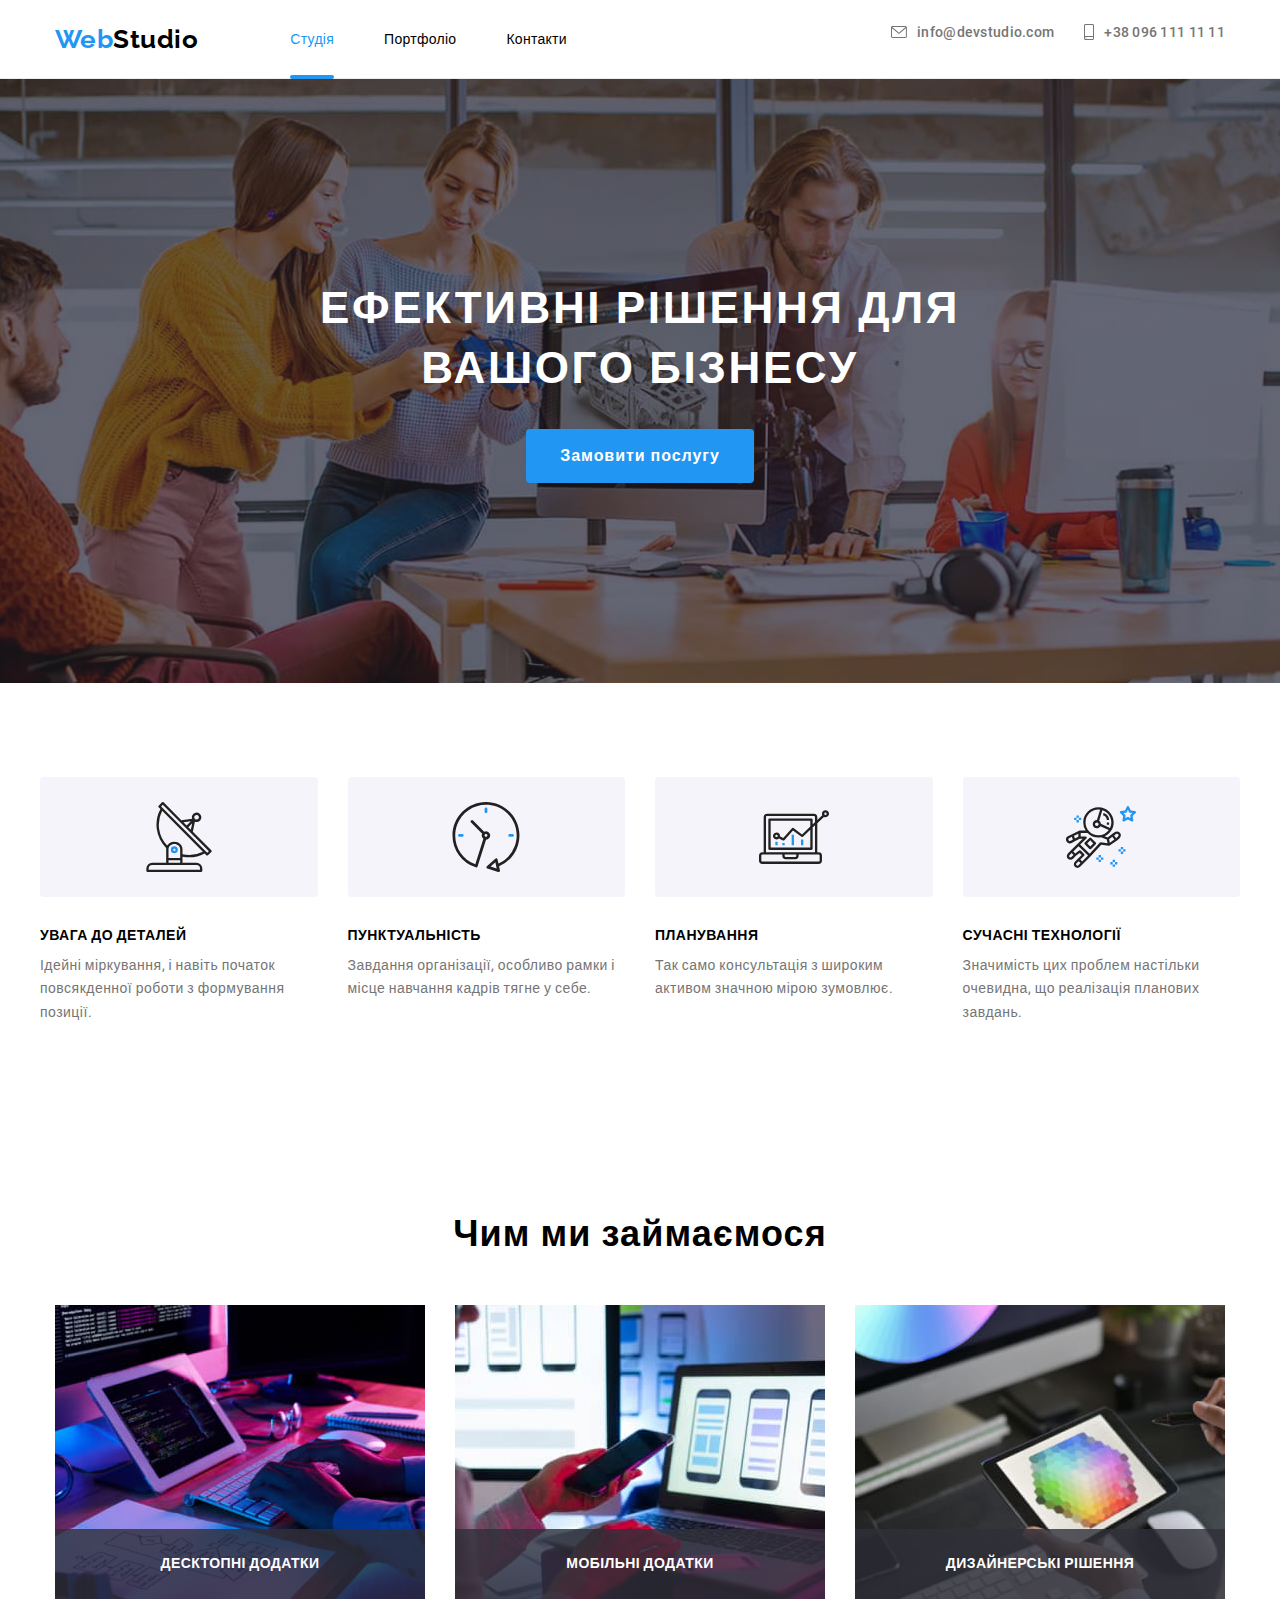
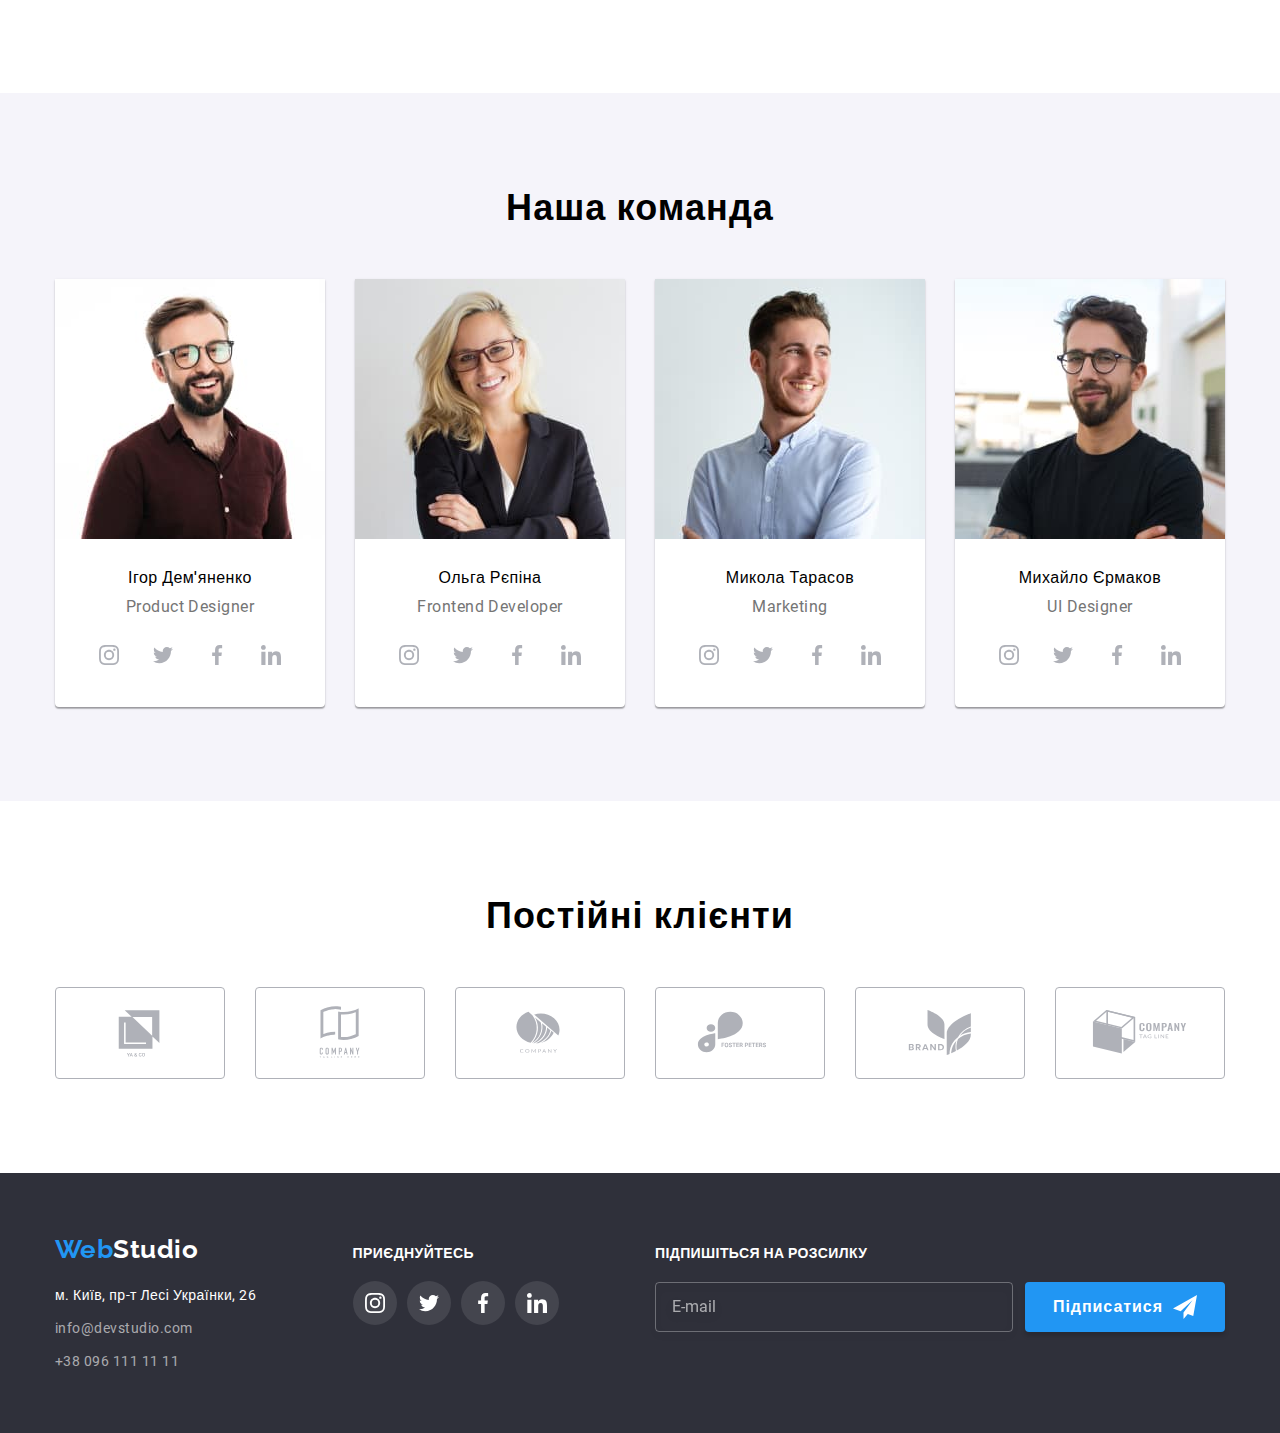
<file: index.html>
<!DOCTYPE html>
<html lang="uk">
<head>
    <meta charset="UTF-8">
    <meta http-equiv="X-UA-Compatible" content="IE=edge">
    <meta name="viewport" content="width=device-width, initial-scale=1.0">
    <title>Студія</title>
    <link rel="stylesheet" href="https://cdnjs.cloudflare.com/ajax/libs/modern-normalize/1.1.0/modern-normalize.min.css">
    <meta name="viewport" content="width=device-width, initial-scale=1.0">
     <!--   <link rel="preconnect" href="https://fonts.googleapis.com">
        <link rel="preconnect" href="https://fonts.gstatic.com" crossorigin>
        <link href="https://fonts.googleapis.com/css2?family=Raleway:wght@700&family=Roboto:wght@400;500;700;900&display=swap"
            rel="stylesheet">-->
    <link rel="stylesheet" href="./css/main.min.css">
</head>
<body>
    <header class="page-header">
<div class="container">
            <nav class="nav-container">
                <a href="./index.html" class="logo"><span class="logo__1half">Web</span><span class="logo__2half">Studio</span></a>
                <div class="mobile-menu">
                    <button type="button" class="mobile-menu__open js-open-menu">
                    <svg class="mobile-menu__icon" width="40px" height="40px">
                    <use href="./images/icons.svg#icon-menu_40px"></use>
                </svg>
                </div>
                <ul class="nav-list">   
                    <li>
                        <a href="./index.html" class="nav-list__link nav-list__link--current">Студія</a>
                    </li>
                    <li>
                        <a href="./portfolio.html" class="nav-list__link">Портфоліо</a>
                    </li>
                    <li>
                        <a href="#" class="nav-list__link">Контакти</a>
                    </li>
                </ul>
            </nav>
            <ul class="header-contacts">
                <li class="header-contacts__item">
                    <a href="mailto:info@devstudio.com" class="header-contacts__mail-link">
                        <svg class="header-contacts__mail-icon" width="16px" height="12px">
                        <use href="./images/icons.svg#icon-envelope"></use>
                    </svg>
                    info@devstudio.com</a>
                </li>
                <li class="header-contacts__item">
                    <a href="tel:+380961111111" class="header-contacts__tel-link">
                        <svg class="header-contacts__tel-icon" width="10px" height="16px">
                            <use href="./images/icons.svg#icon-smartphone"></use>
                        </svg>
                        +38 096 111 11 11</a>
                </li>
            </ul>

</div>  
        </header>
    <main>
    <!-- Hero --> 
<section class="hero">
        <div class="hero__content">
            <h1 class="hero__title">Ефективні рішення для вашого бізнесу</h1>
            <button type="button" class="hero__button" data-modal-open>Замовити послугу</button>
        </div>
    </section>
    <!--Переваги-->
    <section class="features container">
            <h2 class="features__title">Наші переваги</h2>
            <ul class="features-list">
                <li class="features-list__item">
                  <div class="features-list__icon-box">
                    <svg class="features-list__icon" width="70px" height="70px">
                        <use href="./images/icons.svg#icon-antenna"></use>
                    </svg>
                    </div>
                    <h3 class="features-list__heading">Увага до деталей</h3>
                    <p class="features-list__text">Ідейні міркування, і навіть початок повсякденної роботи з формування позиції.</p>
                </li>
                <li class="features-list__item">
                    <div class="features-list__icon-box">
                    <svg class="features-list__icon" width="70px" height="70px">
                        <use href="./images/icons.svg#icon-clock"></use>
                        </svg>
                        </div>
                    <h3 class="features-list__heading">Пунктуальність</h3>
                    <p class="features-list__text">Завдання організації, особливо рамки і місце навчання кадрів тягне у себе.</p>
                </li>
                <li class="features-list__item">
                    <div class="features-list__icon-box">
                    <svg class="features-list__icon" width="70px" height="70px">
                        <use href="./images/icons.svg#icon-diagram"></use>
                    </svg>
                    </div>
                    <h3 class="features-list__heading">Планування</h3>
                    <p class="features-list__text">Так само консультація з широким активом значною мірою зумовлює.</p>
                </li>
                <li class="features-list__item">
                    <div class="features-list__icon-box">
                    <svg class="features-list__icon" width="70px" height="70px">
                        <use href="./images/icons.svg#icon-astronaut"></use>
                    </svg>
                    </div>
                    <h3 class="features-list__heading">Сучасні технології</h3>
                    <p class="features-list__text">Значимість цих проблем настільки очевидна, що реалізація планових завдань.</p>
                </li>
            </ul>
        </section>
        <!--Що робимо-->
     <section class="working">
            <h2 class="working__title">Чим ми займаємося</h2>
            <ul class="working__list">
                <li class="working__item">
                    <a href="#"><img src="./images/hands-on-keyboard.jpg" alt="клавіатура, планшет, монітори" width="370"
                                height="294" class="working__img">
                            </a><span class="working__text">Десктопні додатки</span>
                </li>
                <li class="working__item">
                    <a href="#"><img src="./images/smartphone.jpg" alt="телефон, ноутбук, монітор" width="370"
                                height="294" class="working__img">
                            </a><span class="working__text">Мобільні додатки</span>
                </li>
                <li class="working__item">
                    <a href="#"><img src="./images/tablet.jpg" alt="планшет та стилус" width="370" height="294" class="working__img">
                    </a><span class="working__text">Дизайнерські рішення</span>
                </li>
            </ul>

        </section>
        <!--Команда-->
       <section class="command">
            <div class="command__container container">   
            <h2 class="command__title">Наша команда</h2>
                <ul class="command__list">
                    <li class="command__item">
                        <div class="employee">
                        <picture>
                            <source media="(min-width: 1200px)"
                            srcset="./images/igor-demianenko-270-x1.jpg 1x, ./images/igor-demianenko-270-x1.jpg 1x"
                            src="./images/igor-demianenko-270-x1.jpg" width="270">
                            <source
                            media="(min-width: 768px)"
                            srcset="./images/igor-demianenko-354-x1.jpg 1x, ./images/igor-demianenko-354-x1.jpg 1x"
                            src="./images/igor-demianenko-354-x1.jpg" width="354"
                            >
                            <img 
                        srcset="./images/igor-demianenko-450-x1.jpg 1x, ./images/igor-demianenko-450-x2.jpg 2x"
                        src="./images/igor-demianenko-450-x1.jpg" alt="Ігор Дем'яненко" width="450" class="employee__img">
                        </picture>
                        <div class="employee__description">
                            <h3 class="employee__name">Ігор Дем'яненко</h3>
                            <p class="employee__profession" lang="en">Product Designer</p>
                              <ul class="social-list">
                                <li class="social-list__item">
                                    <a class="social-list__link" href="https://www.instagram.com/">
                                        <svg class="social-list__icon" width="20" height="20">
                                            <use href="./images/icons.svg#icon-instagram"></use>
                                        </svg>
                                    </a>
                                </li>
                                <li class="social-list__item">
                                    <a class="social-list__link" href="https://twitter.com/APUkraine">
                                        <svg class="social-list__icon" width="20" height="20">
                                            <use href="./images/icons.svg#icon-twitter"></use>
                                        </svg>
                                    </a>
                                </li>
                                <li class="social-list__item">
                                    <a class="social-list__link" href="https://www.facebook.com/pasha.savka.9">
                                        <svg class="social-list__icon" width="20" height="20">
                                            <use href="./images/icons.svg#icon-facebook"></use>
                                        </svg>
                                    </a>
                                </li>
                                <li class="social-list__item">
                                    <a class="social-list__link" href="https://www.linkedin.com/">
                                        <svg class="social-list__icon" width="20" height="20">
                                            <use href="./images/icons.svg#icon-linkedin"></use>
                                        </svg>
                                    </a>
                                </li>
                            </ul>
                        </div>
                        </div>
                    </li>
                    <li class="command__item">
                        <div class="employee">
                        <picture>
                            <source media="(min-width: 1200px)"
                                srcset="./images/olga-repina-270-x1.jpg 1x, ./images/olga-repina-270-x1.jpg 1x"
                                src="./images/olga-repina-270-x1.jpg" width="270">
                            <source media="(min-width: 768px)"
                                srcset="./images/olga-repina-354-x1.jpg 1x, ./images/olga-repina-354-x1.jpg 1x"
                                src="./images/olga-repina-354-x1.jpg" width="354">
                            <img srcset="./images/olga-repina-450-x1.jpg 1x, ./images/olga-repina-450-x2.jpg 2x"
                                src="./images/olga-repina-450-x1.jpg" alt="Ольга Рєпіна" width="450" class="employee__img">
                        </picture>
                        <div class="employee__description">
                            <h3 class="employee__name">Ольга Рєпіна</h3>
                            <p class="employee__profession" lang="en">Frontend Developer</p>
                            <ul class="social-list">
                                <li class="social-list__item">
                                    <a class="social-list__link" href="https://www.instagram.com/polyakovamusic/">
                                        <svg class="social-list__icon" width="20" height="20">
                                            <use href="./images/icons.svg#icon-instagram"></use>
                                        </svg>
                                    </a>
                                </li>
                                <li class="social-list__item">
                                    <a class="social-list__link" href="https://twitter.com/polyakovamusic">
                                        <svg class="social-list__icon" width="20" height="20">
                                            <use href="./images/icons.svg#icon-twitter"></use>
                                        </svg>
                                    </a>
                                </li>
                                <li class="social-list__item">
                                    <a class="social-list__link" href="https://www.facebook.com/polyakovamusic/">
                                        <svg class="social-list__icon" width="20" height="20">
                                            <use href="./images/icons.svg#icon-facebook"></use>
                                        </svg>
                                    </a>
                                </li>
                                <li class="social-list__item">
                                    <a class="social-list__link" href="https://ua.linkedin.com/in/valentina-donchenko">
                                        <svg class="social-list__icon" width="20" height="20">
                                            <use href="./images/icons.svg#icon-linkedin"></use>
                                        </svg>
                                    </a>
                                </li>
                            </ul>
                        </div>
                        </div>
                    </li>
                    <li class="command__item">
                        <div class="employee"> 
                        <picture>
                            <source media="(min-width: 1200px)" srcset="./images/mykola-tarasov-270-x1.jpg 1x, ./images/mykola-tarasov-270-x1.jpg 1x"
                                src="./images/mykola-tarasov-270-x1.jpg" width="270">
                            <source media="(min-width: 768px)" srcset="./images/mykola-tarasov-354-x1.jpg 1x, ./images/mykola-tarasov-354-x1.jpg 1x"
                                src="./images/mykola-tarasov-354-x1.jpg" width="354">
                            <img srcset="./images/mykola-tarasov-450-x1.jpg 1x, ./images/mykola-tarasov-450-x2.jpg 2x"
                                src="./images/mykola-tarasov-450-x1.jpg" alt="Микола Тарасов" width="450" class="employee__img">
                        </picture>
                        <div class="employee__description">
                            <h3 class="employee__name">Микола Тарасов</h3>
                            <p class="employee__profession" lang="en">Marketing</p>
                            <ul class="social-list">
                                <li class="social-list__item">
                                    <a class="social-list__link" href="https://www.instagram.com/valeriyzaluzhniy/">
                                        <svg class="social-list__icon" width="20" height="20">
                                            <use href="./images/icons.svg#icon-instagram"></use>
                                        </svg>
                                    </a>
                                </li>
                                <li class="social-list__item">
                                    <a class="social-list__link" href="https://twitter.com/APUkraine">
                                        <svg class="social-list__icon" width="20" height="20">
                                            <use href="./images/icons.svg#icon-twitter"></use>
                                        </svg>
                                    </a>
                                </li>
                                <li class="social-list__item">
                                    <a class="social-list__link" href="https://www.facebook.com/pasha.savka.9">
                                        <svg class="social-list__icon" width="20" height="20">
                                            <use href="./images/icons.svg#icon-facebook"></use>
                                        </svg>
                                    </a>
                                </li>
                                <li class="social-list__item">
                                    <a class="social-list__link" href="https://www.linkedin.com/">
                                        <svg class="social-list__icon" width="20" height="20">
                                            <use href="./images/icons.svg#icon-linkedin"></use>
                                        </svg>
                                    </a>
                                </li>
                            </ul>
                        </div>
                        </div>
                    </li>
                    <li class="command__item">
                        <div class="employee">
                        <picture>
                            <source media="(min-width: 1200px)" srcset="./images/mykhailo-iermakov-270-x1.jpg 1x, ./images/mykhailo-iermakov-270-x1.jpg 1x"
                                src="./images/mykhailo-iermakov-270-x1.jpg" width="270">
                            <source media="(min-width: 768px)" srcset="./images/mykhailo-iermakov-354-x1.jpg 1x, ./images/mykhailo-iermakov-354-x1.jpg 1x"
                                src="./images/mykhailo-iermakov-354-x1.jpg" width="354">
                            <img srcset="./images/mykhailo-iermakov-450-x1.jpg 1x, ./images/mykhailo-iermakov-450-x2.jpg 2x"
                                src="./images/mykhailo-iermakov-450-x1.jpg" alt="Михайло Єрмаков" width="450" class="employee__img">
                        </picture>
                        <div class="employee__description">
                            <h3 class="employee__name">Михайло Єрмаков</h3>
                            <p class="employee__profession" lang="en">UI Designer</p>
                            <ul class="social-list">
                                <li class="social-list__item">
                                    <a class="social-list__link" href="https://www.instagram.com/siriy_ua/">
                                        <svg class="social-list__icon" width="20" height="20">
                                            <use href="./images/icons.svg#icon-instagram"></use>
                                        </svg>
                                    </a>
                                </li>
                                <li class="social-list__item">
                                    <a class="social-list__link" href="https://twitter.com/APUkraine">
                                        <svg class="social-list__icon" width="20" height="20">
                                            <use href="./images/icons.svg#icon-twitter"></use>
                                        </svg>
                                    </a>
                                </li>
                                <li class="social-list__item">
                                    <a class="social-list__link" href="https://www.facebook.com/pasha.savka.9">
                                        <svg class="social-list__icon"  width="20" height="20">
                                            <use href="./images/icons.svg#icon-facebook"></use>
                                        </svg>
                                    </a>
                                </li>
                                <li class="social-list__item">
                                    <a class="social-list__link" href="https://www.linkedin.com/">
                                        <svg class="social-list__icon" width="20" height="20">
                                            <use href="./images/icons.svg#icon-linkedin"></use>
                                        </svg>
                                    </a>
                                </li>
                            </ul>
                        </div>
                    </div>
                    </li>
                </ul>
                </div>
           </section>
        <!--Клієнти-->
   <section class="clients">
            <div class="container">
            <h1 class="clients__title">
                Постійні клієнти
            </h1>
            <ul class="clients__list">
                <li class="company">
                    <a class="company__link" href="">
                    <svg class="company__logo" width="106" height="60">
                        <use href="./images/icons.svg#icon-logo1"></use>
                    </svg>
                    </a>
                </li>
                <li class="company">
                    <a class="company__link" href="">
                    <svg class="company__logo" width="106" height="60">
                        <use href="./images/icons.svg#icon-logo2"></use>
                    </svg>
                    </a>
                </li>
                <li class="company">
                    <a class="company__link" href="">
                    <svg class="company__logo" width="106" height="60">
                        <use href="./images/icons.svg#icon-logo3"></use>
                    </svg>
                    </a>
                </li>
                <li class="company">
                    <a class="company__link" href="">
                    <svg class="company__logo" width="106" height="60">
                        <use href="./images/icons.svg#icon-logo4"></use>
                    </svg>
                    </a>
                </li>
                <li class="company">
                    <a class="company__link" href="">
                    <svg class="company__logo" width="106" height="60">
                        <use href="./images/icons.svg#icon-logo5"></use>
                    </svg>
                    </a>
                </li>
                <li class="company">
                    <a class="company__link" href="">
                    <svg class="company__logo" width="106" height="60">
                        <use href="./images/icons.svg#icon-logo6"></use>
                    </svg>
                    </a>
                </li>
            </ul>
            </div>
        </section>
    </main>
  <footer class="page-footer">
        <div class="container page-footer__container">
            <div class="page-footer__content">
                <a href="./index.html" class="logo page-footer__logo"><span class="logo__1half">Web</span><span
                        class="logo__2half logo__2half--inverse">Studio</span></a>
                <address>
                    <ul class="footer-contacts">
                        <li class="footer-contacts__item">
                            <a href="https://goo.gl/maps/hSNY3nVLKRhSjsEh8" class="footer-contacts__address">м. Київ, пр-т Лесі
                                Українки, 26</a>
                        </li>
                        <li class="footer-contacts__item">
                            <a href="mailto:info@devstudio.com" class="footer-contacts__mail">info@devstudio.com</a>
                        </li>
                        <li class="footer-contacts__item">
                            <a href="tel:+380961111111" class="footer-contacts__tel">+38 096 111 11 11</a>
                        </li>
                    </ul>
                </address>
            </div>
            <div class="page-footer__social">
                <span class="page-footer__join">Приєднуйтесь</span>
                <ul class="social-list">
                    <li class="social-list__item">
                        <a class="social-list__link" href="https://www.instagram.com/siriy_ua/">
                            <svg class="social-list__icon" width="20" height="20">
                                <use href="./images/icons.svg#icon-instagram"></use>
                            </svg>
                        </a>
                    </li>
                    <li class="social-list__item">
                        <a class="social-list__link" href="https://twitter.com/APUkraine">
                            <svg class="social-list__icon" width="20" height="20">
                                <use href="./images/icons.svg#icon-twitter"></use>
                            </svg>
                        </a>
                    </li>
                    <li class="social-list__item">
                        <a class="social-list__link" href="https://www.facebook.com/pasha.savka.9">
                            <svg class="social-list__icon" width="20" height="20">
                                <use href="./images/icons.svg#icon-facebook"></use>
                            </svg>
                        </a>
                    </li>
                    <li class="social-list__item">
                        <a class="social-list__link" href="https://www.linkedin.com/">
                            <svg class="social-list__icon" width="20" height="20">
                                <use href="./images/icons.svg#icon-linkedin"></use>
                            </svg>
                        </a>
                    </li>
                </ul>
            </div>
            <div class="footer-subscribe">
                <label for="footer-email" class="footer-subscribe__newsletter">Підпишіться на розсилку</label>
                <div class="footer-subscribe__wrapper">
                    <input 
                    type="email" 
                    name="e-mail"
                    id="footer-email"
                    placeholder="E-mail"
                    class="footer-subscribe__email">
                    <button type="submit" class="footer-subscribe__button">
                        <div class="footer-subscribe__button-content">
                            <span>Підписатися</span>
                                  <svg class="footer-subscribe__icon" width="24" height="24">
                            <use href="./images/icons.svg#icon-send"></use>
                        </svg>
                        </div>
                    </button>
                </div>
            </div>
        </div>
    </footer>
    <div class="mobileMenu js-menu-container">
        <button class="mobileMenu__button-close js-close-menu" type="button">
            <svg class="mobileMenu__icon-close" width="40" height="40">
                <use href="./images/icons.svg#icon-close-18">
                </use>
            </svg>
        </button>
        <ul class="menu-list">
            <li>
                <a href="./index.html" class="menu-list__item">Студія</a>
            </li>
            <li>
                <a href="./portfolio.html" class="menu-list__item">Портфоліо</a>
            </li>
            <li>
                <a href="#" class="menu-list__item">Контакти</a>
            </li>
        </ul>
        <ul class="mobile-contacts">
            <li class="mobile-contacts__item">
                <a href="tel:+380961111111" class="mobile-contacts__tel">+38 096 111 11 11</a>
            </li>
            <li class="mobile-contacts__item">
                <a href="mailto:info@devstudio.com" class="mobile-contacts__mail">info@devstudio.com</a>
            </li>
        </ul>
        <ul class="mobile-social">
            <li class="mobile-social__item">
                <a class="mobile-social__link" href="https://www.instagram.com/siriy_ua/">
                Instagram</a>
            </li>
            <li>
             <svg class="mobile-social__line" width="1px" height="22px">
                <use href="./images/icons.svg#icon-Line"></use>
            </li>
            <li class="mobile-social__item">
                <a class="mobile-social__link" href="https://twitter.com/APUkraine">
                Twitter</a>
            </li>
            <li>
            <svg class="mobile-social__line"width="1px" height="22px">
                <use href="./images/icons.svg#icon-Line"></use>
            </li>
            <li class="mobile-social__item">
                <a class="mobile-social__link" href="https://www.facebook.com/pasha.savka.9">
                Facebook</a>
            </li>
            <li>
                <svg class="mobile-social__line" width="1px" height="22px">
                    <use href="./images/icons.svg#icon-Line"></use>
            </li>
            <li class="mobile-social__item">
                <a class="mobile-social__link" href="https://www.linkedin.com/">
                LinkedIn</a>
            </li>
        </ul>
    </div>
    <div class="backdrop is-hidden" data-modal>
        <div class="modal">
            <button class="modal__button-close" type="button" data-modal-close>
                <svg class="modal__icon-close" width="20" height="20">
                    <use href="./images/icons.svg#icon-close-18">
                    </use>
                </svg>
            </button>
            <p class="modal__title">Залиште свої дані, ми вам передзвонимо</p>
            <form action="" class="modal__form">
                <label for="user-name" class="modal__form-label">Ім'я</label>
                <div class="modal__input-wrapper">
                    <input 
                type="text" 
                name="name" 
                id="user_name"
                class="modal__form-input">
                    <svg class="modal__input-icon" width="18" height="18">
                        <use href="./images/icons.svg#icon-person"></use>
                    </svg>
                </div>
                <label for="user-tel" class="modal__form-label">Телефон</label>
                <div class="modal__input-wrapper">
                    <input 
                type="tel" 
                name="telephone" 
                id="user_tel"
                class="modal__form-input">
                    <svg class="modal__input-icon" width="18" height="18">
                        <use href="./images/icons.svg#icon-phone"></use>
                    </svg>
                </div>
                <label for="user-email" class="modal__form-label">Пошта</label>
                <div class="modal__input-wrapper">
                    <input 
                type="email" 
                name="e-mail"
                id="user_email"
                class="modal__form-input">
                    <svg class="modal__input-icon" width="18" height="18">
                        <use href="./images/icons.svg#icon-email"></use>
                    </svg>
                </div>
                <label for="user-comment" class="modal__form-label">Коментар</label>
                <textarea 
                name="comment" 
                id="user_comment" 
                placeholder="Введіть текст" 
                class="modal__input-comment"></textarea>
                <div class="modal__terms">
                    <input 
                    type="checkbox"
                    name="terms" 
                    id="user_terms"
                    class="modal__checkbox visually-hidden">
                    <label for="user_terms" class="modal__terms-label">
                    Погоджуюся з розсилкою та приймаю
                    <a href="" class="modal__terms-link">Умови договору</a>
                    </label>
                </div>
                <button type="submit" class="modal__button">Відправити</button>
            </form>
        </div>
    </div>
<script src="./js/mobile-menu.js"></script>
<script src="./js/modal.js"></script> 
</body>
</html>
</file>
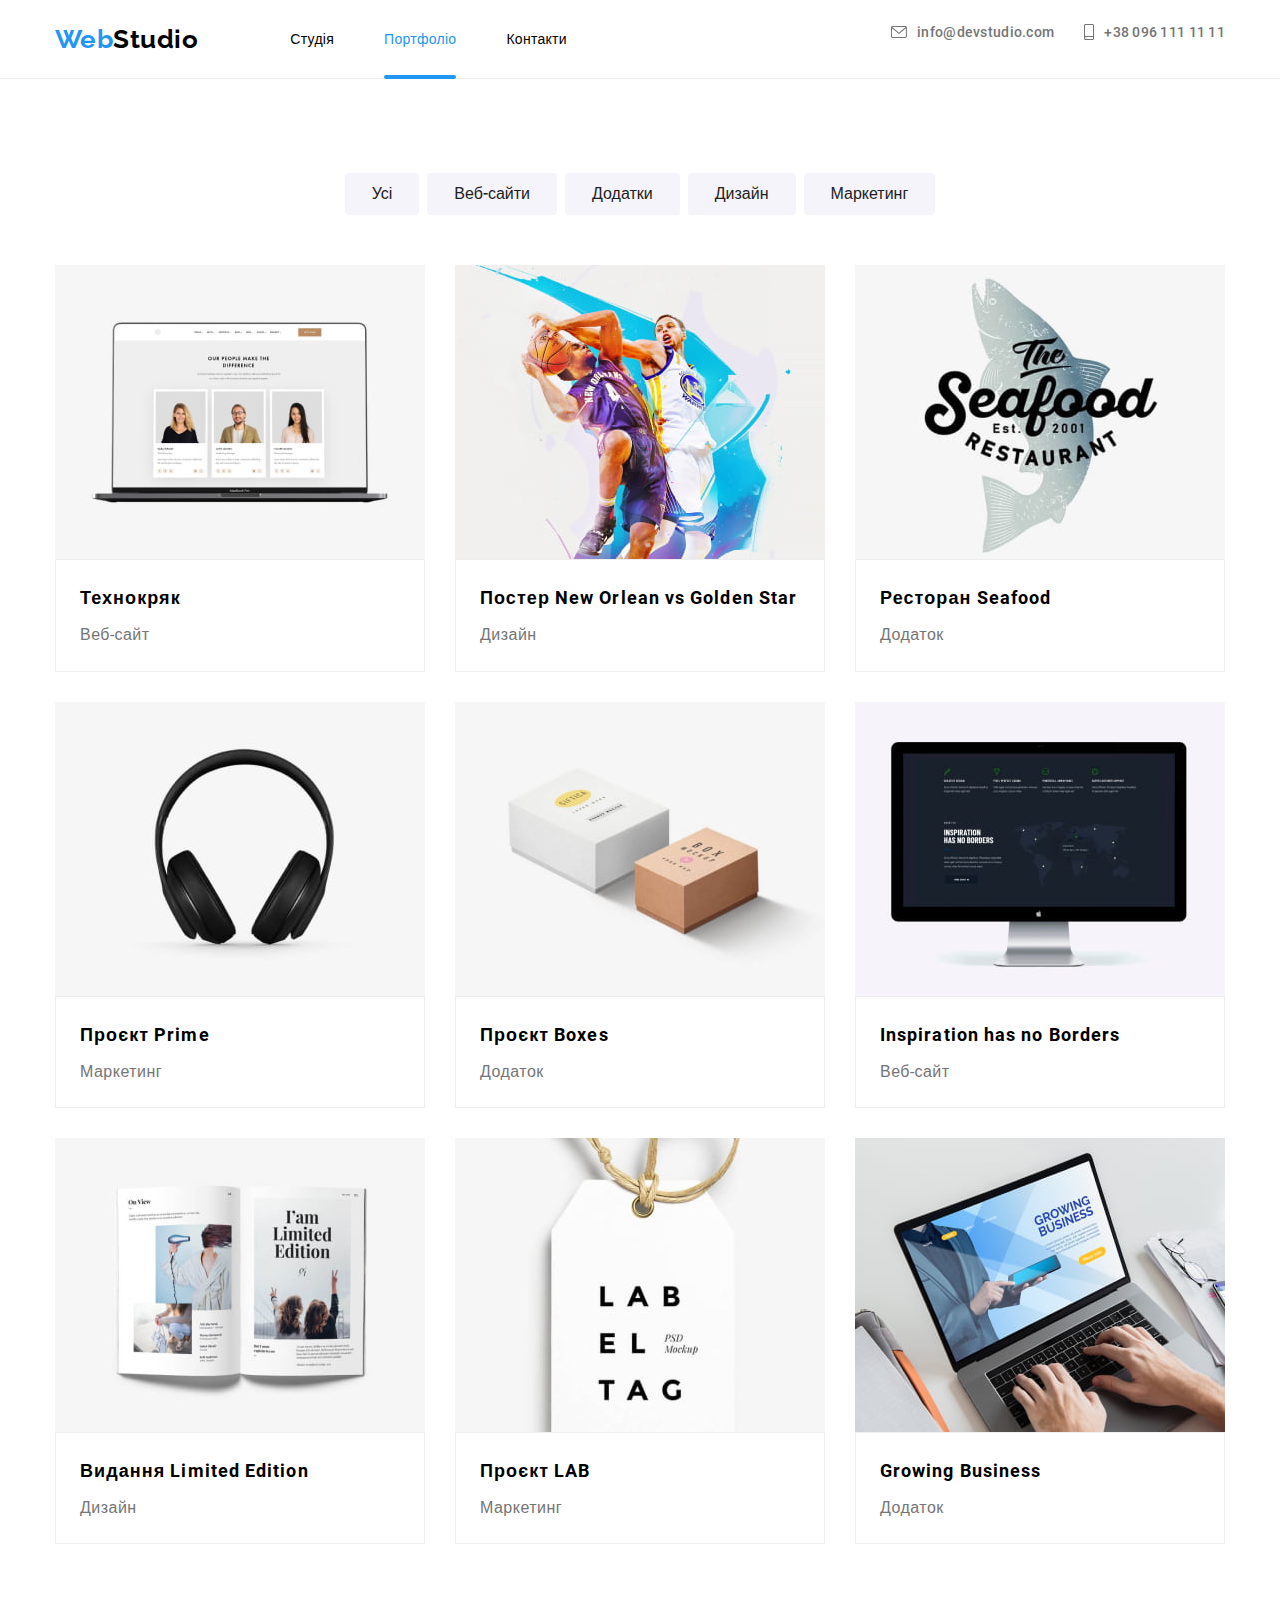
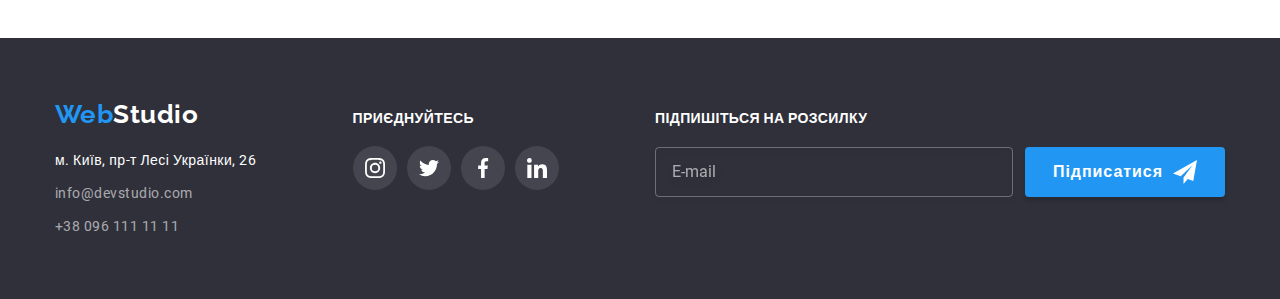
<file: portfolio.html>
<!DOCTYPE html>
<html lang="uk">

<head>
    <meta charset="UTF-8">
    <meta http-equiv="X-UA-Compatible" content="IE=edge">
    <meta name="viewport" content="width=device-width, initial-scale=1.0">
    <title>Портфоліо</title>
    <link rel="stylesheet" href="https://cdnjs.cloudflare.com/ajax/libs/modern-normalize/1.1.0/modern-normalize.min.css">
    <meta name="viewport" content="width=device-width, initial-scale=1.0">
     <!--   <link rel="preconnect" href="https://fonts.googleapis.com">
        <link rel="preconnect" href="https://fonts.gstatic.com" crossorigin>
        <link href="https://fonts.googleapis.com/css2?family=Raleway:wght@700&family=Roboto:wght@400;500;700;900&display=swap"
            rel="stylesheet">-->
    <link rel="stylesheet" href="./css/main.min.css">
</head>
<body>
    <header class="page-header">
        <div class="container">
            <nav class="nav-container">
                <a href="./index.html" class="logo"><span class="logo__1half">Web</span><span
                        class="logo__2half">Studio</span></a>
                <div class="mobile-menu">
                    <button type="button" class="mobile-menu__open js-open-menu">
                        <svg class="mobile-menu__icon" width="40px" height="40px">
                            <use href="./images/icons.svg#icon-menu_40px"></use>
                        </svg>
                </div>
                <ul class="nav-list">
                    <li>
                        <a href="./index.html" class="nav-list__link">Студія</a>
                    </li>
                    <li>
                        <a href="./portfolio.html" class="nav-list__link nav-list__link--current">Портфоліо</a>
                    </li>
                    <li>
                        <a href="#" class="nav-list__link">Контакти</a>
                    </li>
                </ul>
            </nav>
            <ul class="header-contacts">
                <li class="header-contacts__item">
                    <a href="mailto:info@devstudio.com" class="header-contacts__mail-link">
                        <svg class="header-contacts__mail-icon" width="16px" height="12px">
                            <use href="./images/icons.svg#icon-envelope"></use>
                        </svg>
                        info@devstudio.com</a>
                </li>
                <li class="header-contacts__item">
                    <a href="tel:+380961111111" class="header-contacts__tel-link">
                        <svg class="header-contacts__tel-icon" width="10px" height="16px">
                            <use href="./images/icons.svg#icon-smartphone"></use>
                        </svg>
                        +38 096 111 11 11</a>
                </li>
            </ul>
    
        </div>
    </header>
    <main>
<section class="projects">
    <div class="container">
        <h1 class="projects__headline">
            Приклади робіт
        </h1>
        <ul class="projects__button-list">
            <li>
                <button type="button" class="projects__button">Усі</button>
            </li>
            <li>
                <button type="button" class="projects__button">Веб-сайти</button>
            </li>
            <li>
                <button type="button" class="projects__button">Додатки</button>
            </li>
            <li>
                <button type="button" class="projects__button">Дизайн</button>
            </li>
            <li>
                <button type="button" class="projects__button">Маркетинг</button>
            </li>
        </ul>
    </div>
    <div class="container">
        <ul class="projects-list">
            <li class="projects-list__item">
                <div class="project-card">
                <a class="project-card__link" href="#">
                <div class="project-card__overlay-block">
                <img src="./images/Project1.jpg" alt="скрін веб-сайту на ноутбуці" width="370" class="project-card__img">
                <p class="project-card__overlay-text">Ресурс пропонує комплексні пропозиції з різним рівнем 
                        функціоналу та сервісів. Все це дозволить відвідувачу 
                        отримати вичерпні відомості про компанію чи приватну особу.</p>
                </div>
                <div class="project-card__description">
                    <h2 class="project-card__title">Технокряк</h2>
                    <p class="project-card__group">Веб-сайт</p>
                </div>
                </a>
                </div>
            </li>
            <li class="projects-list__item">
                <div class="project-card">
                <a class="project-card__link" href="#">
                <div class="project-card__overlay-block">
                <img src="./images/Project2.jpg" alt="баскетболісти з м'ячем" width="370" class="project-card__img">
                <p class="project-card__overlay-text">Ресурс пропонує комплексні пропозиції з різним рівнем
                    функціоналу та сервісів. Все це дозволить відвідувачу
                    отримати вичерпні відомості про компанію чи приватну особу.</p>
                </div>
                <div class="project-card__description">
                    <h2 class="project-card__title">Постер New Orlean vs Golden Star</h2>
                    <p class="project-card__group">Дизайн</p>
                </div>
                </a>
                </div>
            </li>
            <li class="projects-list__item">
                <div class="project-card">
                <a class="project-card__link" href="#">
                <div class="project-card__overlay-block">
                <img src="./images/Project3.jpg" alt="логотип ресторану" width="370" class="project-card__img">
                <p class="project-card__overlay-text">Ресурс пропонує комплексні пропозиції з різним рівнем
                    функціоналу та сервісів. Все це дозволить відвідувачу
                    отримати вичерпні відомості про компанію чи приватну особу.</p>
                </div>
                <div class="project-card__description">
                    <h2 class="project-card__title">Ресторан Seafood</h2>
                    <p class="project-card__group">Додаток</p>
                </div>
                </a>
                </div>
            </li>
            <li class="projects-list__item">
                <div class="project-card">
                <a class="project-card__link" href="#">
                <div class="project-card__overlay-block">
                <img src="./images/Project4.jpg" alt="навушники" width="370" class="project-card__img">
                <p class="project-card__overlay-text">Ресурс пропонує комплексні пропозиції з різним рівнем
                    функціоналу та сервісів. Все це дозволить відвідувачу
                    отримати вичерпні відомості про компанію чи приватну особу.</p>
                </div>
                <div class="project-card__description">
                    <h2 class="project-card__title">Проєкт Prime</h2>
                    <p class="project-card__group">Маркетинг</p>
                </div>
                </a>
                </div>
            </li>
            <li class="projects-list__item">
                <div class="project-card">
                <a class="project-card__link" href="#">
                <div class="project-card__overlay-block">
                <img src="./images/Project5.jpg" alt="коробки" width="370" class="project-card__img">
                <p class="project-card__overlay-text">Ресурс пропонує комплексні пропозиції з різним рівнем
                    функціоналу та сервісів. Все це дозволить відвідувачу
                    отримати вичерпні відомості про компанію чи приватну особу.</p>
                </div>
                <div class="project-card__description">
                    <h2 class="project-card__title">Проєкт Boxes</h2>
                    <p class="project-card__group">Додаток</p>
                </div>
                </a>
                </div>
            </li>
            <li class="projects-list__item">
                <div class="project-card">
                <a class="project-card__link" href="#">
                <div class="project-card__overlay-block">
                <img src="./images/Project6.jpg" alt="скрін веб-сайту на моніторі" width="370" class="project-card__img">
                <p class="project-card__overlay-text">Ресурс пропонує комплексні пропозиції з різним рівнем
                    функціоналу та сервісів. Все це дозволить відвідувачу
                    отримати вичерпні відомості про компанію чи приватну особу.</p>
                </div>
                <div class="project-card__description">
                    <h2 class="project-card__title">Inspiration has no Borders</h2>
                    <p class="project-card__group">Веб-сайт</p>
                </div>
                </a>
                </div>
            </li>
            <li class="projects-list__item">
                <div class="project-card">
                <a class="project-card__link" href="#">
                <div class="project-card__overlay-block">    
                <img src="./images/Project7.jpg" alt="відкритий журнал" width="370" class="project-card__img">
                <p class="project-card__overlay-text">Ресурс пропонує комплексні пропозиції з різним рівнем
                    функціоналу та сервісів. Все це дозволить відвідувачу
                    отримати вичерпні відомості про компанію чи приватну особу.</p>
                </div>
                <div class="project-card__description">
                    <h2 class="project-card__title">Видання Limited Edition</h2>
                    <p class="project-card__group">Дизайн</p>
                </div>
                </a>
                </div>
            </li>
            <li class="projects-list__item">
                <div class="project-card">
                <a class="project-card__link" href="#">
                <div class="project-card__overlay-block">
                    <img src="./images/Project8.jpg" alt="логотип проєкту" width="370" class="project-card__img">
                <p class="project-card__overlay-text">Ресурс пропонує комплексні пропозиції з різним рівнем
                    функціоналу та сервісів. Все це дозволить відвідувачу
                    отримати вичерпні відомості про компанію чи приватну особу.</p>
                </div>
                <div class="project-card__description">
                    <h2 class="project-card__title">Проєкт LAB</h2>
                    <p class="project-card__group">Маркетинг</p>
                </div>
                </a>
                </div>
            </li>
            <li class="projects-list__item">
                <div class="project-card">
                <a class="project-card__link" href="#">
                <div class="project-card__overlay-block">
                <img src="./images/Project9.jpg" alt="скріе додатку на ноутбуці" width="370" class="project-card__img">
                <p class="project-card__overlay-text">Ресурс пропонує комплексні пропозиції з різним рівнем
                    функціоналу та сервісів. Все це дозволить відвідувачу
                    отримати вичерпні відомості про компанію чи приватну особу.</p>
                </div> 
                    <div class="project-card__description">
                    <h2 class="project-card__title">Growing Business</h2>
                    <p class="project-card__group">Додаток</p>
                </div>
                </a>
                </div>
            </li>
        </ul>
    </div>
    </section>
    </main>
<footer class="page-footer">
    <div class="container page-footer__container">
        <div class="page-footer__content">
            <a href="./index.html" class="logo page-footer__logo"><span class="logo__1half">Web</span><span
                    class="logo__2half logo__2half--inverse">Studio</span></a>
            <address>
                <ul class="footer-contacts">
                    <li class="footer-contacts__item">
                        <a href="https://goo.gl/maps/hSNY3nVLKRhSjsEh8" class="footer-contacts__address">м. Київ, пр-т
                            Лесі
                            Українки, 26</a>
                    </li>
                    <li class="footer-contacts__item">
                        <a href="mailto:info@devstudio.com" class="footer-contacts__mail">info@devstudio.com</a>
                    </li>
                    <li class="footer-contacts__item">
                        <a href="tel:+380961111111" class="footer-contacts__tel">+38 096 111 11 11</a>
                    </li>
                </ul>
            </address>
        </div>
        <div class="page-footer__social">
            <span class="page-footer__join">Приєднуйтесь</span>
            <ul class="social-list">
                <li class="social-list__item">
                    <a class="social-list__link" href="https://www.instagram.com/siriy_ua/">
                        <svg class="social-list__icon" width="20" height="20">
                            <use href="./images/icons.svg#icon-instagram"></use>
                        </svg>
                    </a>
                </li>
                <li class="social-list__item">
                    <a class="social-list__link" href="https://twitter.com/APUkraine">
                        <svg class="social-list__icon" width="20" height="20">
                            <use href="./images/icons.svg#icon-twitter"></use>
                        </svg>
                    </a>
                </li>
                <li class="social-list__item">
                    <a class="social-list__link" href="https://www.facebook.com/pasha.savka.9">
                        <svg class="social-list__icon" width="20" height="20">
                            <use href="./images/icons.svg#icon-facebook"></use>
                        </svg>
                    </a>
                </li>
                <li class="social-list__item">
                    <a class="social-list__link" href="https://www.linkedin.com/">
                        <svg class="social-list__icon" width="20" height="20">
                            <use href="./images/icons.svg#icon-linkedin"></use>
                        </svg>
                    </a>
                </li>
            </ul>
        </div>
        <div class="footer-subscribe">
            <label for="footer-email" class="footer-subscribe__newsletter">Підпишіться на розсилку</label>
            <div class="footer-subscribe__wrapper">
                <input type="email" name="e-mail" id="footer-email" placeholder="E-mail"
                    class="footer-subscribe__email">
                <button type="submit" class="footer-subscribe__button">
                    <div class="footer-subscribe__button-content">
                        <span>Підписатися</span>
                        <svg class="footer-subscribe__icon" width="24" height="24">
                            <use href="./images/icons.svg#icon-send"></use>
                        </svg>
                    </div>
                </button>
            </div>
        </div>
    </div>
</footer>
    <div class="mobileMenu js-menu-container">
        <button class="mobileMenu__button-close js-close-menu" type="button">
            <svg class="mobileMenu__icon-close" width="40" height="40">
                <use href="./images/icons.svg#icon-close-18">
                </use>
            </svg>
        </button>
        <ul class="menu-list">
            <li>
                <a href="./index.html" class="menu-list__item">Студія</a>
            </li>
            <li>
                <a href="./portfolio.html" class="menu-list__item">Портфоліо</a>
            </li>
            <li>
                <a href="#" class="menu-list__item">Контакти</a>
            </li>
        </ul>
        <ul class="mobile-contacts">
            <li class="mobile-contacts__item">
                <a href="tel:+380961111111" class="mobile-contacts__tel">+38 096 111 11 11</a>
            </li>
            <li class="mobile-contacts__item">
                <a href="mailto:info@devstudio.com" class="mobile-contacts__mail">info@devstudio.com</a>
            </li>
        </ul>
        <ul class="mobile-social">
            <li class="mobile-social_item">
                <a class="mobile-social__link" href="https://www.instagram.com/siriy_ua/">
                    Instagram</a>
            </li>
            <li class="mobile-social_item">
                <a class="mobile-social__link" href="https://twitter.com/APUkraine">
                    Twitter</a>
            </li>
            <li class="mobile-social_item">
                <a class="mobile-social__link" href="https://www.facebook.com/pasha.savka.9">
                    Facebook</a>
            </li>
            <li class="mobile-social_item">
                <a class="mobile-social__link" href="https://www.linkedin.com/">
                    LinkedIn</a>
            </li>
        </ul>
    </div>
<script src="./js/mobile-menu.js"></script>
</body>
</html>
</file>
<file: css/main.min.css>
@font-face{font-family:"Roboto";font-style:normal;font-weight:400;src:url("../fonts/roboto-v30-latin-regular.eot");src:local(""),url("../fonts/roboto-v30-latin-regular.eot?#iefix") format("embedded-opentype"),url("../fonts/roboto-v30-latin-regular.woff2") format("woff2"),url("../fonts/roboto-v30-latin-regular.woff") format("woff"),url("../fonts/roboto-v30-latin-regular.ttf") format("truetype"),url("../fonts/roboto-v30-latin-regular.svg#Roboto") format("svg")}@font-face{font-family:"Roboto";font-style:normal;font-weight:500;src:url("../fonts/roboto-v30-latin-500.eot");src:local(""),url("../fonts/roboto-v30-latin-500.eot?#iefix") format("embedded-opentype"),url("../fonts/roboto-v30-latin-500.woff2") format("woff2"),url("../fonts/roboto-v30-latin-500.woff") format("woff"),url("../fonts/roboto-v30-latin-500.ttf") format("truetype"),url("../fonts/roboto-v30-latin-500.svg#Roboto") format("svg")}@font-face{font-family:"Roboto";font-style:normal;font-weight:700;src:url("../fonts/roboto-v30-latin-700.eot");src:local(""),url("../fonts/roboto-v30-latin-700.eot?#iefix") format("embedded-opentype"),url("../fonts/roboto-v30-latin-700.woff2") format("woff2"),url("../fonts/roboto-v30-latin-700.woff") format("woff"),url("../fonts/roboto-v30-latin-700.ttf") format("truetype"),url("../fonts/roboto-v30-latin-700.svg#Roboto") format("svg")}@font-face{font-family:"Roboto";font-style:normal;font-weight:900;src:url("../fonts/roboto-v30-latin-900.eot");src:local(""),url("../fonts/roboto-v30-latin-900.eot?#iefix") format("embedded-opentype"),url("../fonts/roboto-v30-latin-900.woff2") format("woff2"),url("../fonts/roboto-v30-latin-900.woff") format("woff"),url("../fonts/roboto-v30-latin-900.ttf") format("truetype"),url("../fonts/roboto-v30-latin-900.svg#Roboto") format("svg")}@font-face{font-family:"Raleway";font-style:normal;font-weight:700;src:url("../fonts/raleway-v28-latin-700.eot");src:local(""),url("../fonts/raleway-v28-latin-700.eot?#iefix") format("embedded-opentype"),url("../fonts/raleway-v28-latin-700.woff2") format("woff2"),url("../fonts/raleway-v28-latin-700.woff") format("woff"),url("../fonts/raleway-v28-latin-700.ttf") format("truetype"),url("../fonts/raleway-v28-latin-700.svg#Raleway") format("svg")}body{color:var(--headline-color);background-color:var(--main-color);font-family:"Roboto",sans-serif;letter-spacing:.03em;margin:auto}.visually-hidden{position:absolute;width:1px;height:1px;margin:-1px;border:0;padding:0;white-space:nowrap;-webkit-clip-path:inset(100%);clip-path:inset(100%);clip:rect(0 0 0 0);overflow:hidden}.container{display:-webkit-box;display:-ms-flexbox;display:flex;padding:0 15px;max-width:1200px;margin-left:auto;margin-right:auto;-ms-flex-line-pack:center;align-content:center}@media(min-width: 480px){.container{-webkit-box-pack:justify;-ms-flex-pack:justify;justify-content:space-between;width:480px;-webkit-box-flex:1;-ms-flex-positive:1;flex-grow:1}}@media(min-width: 768px){.container{width:768px}}@media(min-width: 1200px){.container{width:1200px}}.clients .container{-webkit-box-orient:vertical;-webkit-box-direction:normal;-ms-flex-direction:column;flex-direction:column}.logo{display:block;padding-bottom:0;-ms-flex-line-pack:center;align-content:center;padding:0;text-decoration:none;font-family:"Raleway";font-weight:700;line-height:1.17;font-size:24px}@media(min-width: 1200px){.logo{font-size:26px}}.logo__1half{color:#2196f3}.logo__2half{color:#000}.logo__2half--inverse{color:#fff}.page-footer__logo{display:-webkit-box;display:-ms-flexbox;display:flex;margin-bottom:20px;-webkit-box-pack:center;-ms-flex-pack:center;justify-content:center}@media(min-width: 1200px){.page-footer__logo{display:block}}.social-list{display:-webkit-box;display:-ms-flexbox;display:flex;list-style-type:none;padding-left:0;gap:10px;-webkit-box-pack:center;-ms-flex-pack:center;justify-content:center;margin-top:0;margin-bottom:0;list-style-type:none}.social-list__link{display:-webkit-box;display:-ms-flexbox;display:flex;width:100%;height:100%;border-radius:50%;-webkit-box-align:center;-ms-flex-align:center;align-items:center;-webkit-box-pack:center;-ms-flex-pack:center;justify-content:center;color:#afb1b8;-webkit-transition-property:color,background-color,fill,border-color,opacity,visibility,-webkit-box-shadow,-webkit-transform;transition-property:color,background-color,fill,border-color,opacity,visibility,-webkit-box-shadow,-webkit-transform;transition-property:color,background-color,fill,box-shadow,border-color,opacity,visibility,transform;transition-property:color,background-color,fill,box-shadow,border-color,opacity,visibility,transform,-webkit-box-shadow,-webkit-transform;-webkit-transition-duration:250ms;transition-duration:250ms;-webkit-transition-timing-function:cubic-bezier(0.4, 0, 0.2, 1);transition-timing-function:cubic-bezier(0.4, 0, 0.2, 1)}.social-list__icon{fill:currentColor}.social-list__item{width:44px;height:44px}.social-list__link:hover,.social-list__link:focus{color:#fff;background-color:#2196f3}.page-footer .social-list__link,.page-footer .social-list__link{color:#fff;background-color:rgba(255,255,255,.1)}.page-footer .social-list__link:hover,.page-footer .social-list__link:focus{background-color:#2196f3}.backdrop{position:fixed;top:0;left:0;width:100%;height:100%;background-color:rgba(0,0,0,.5);-webkit-transition-property:opacity,visibility,-webkit-transform;transition-property:opacity,visibility,-webkit-transform;transition-property:opacity,visibility,transform;transition-property:opacity,visibility,transform,-webkit-transform;-webkit-transition-duration:250ms;transition-duration:250ms;-webkit-transition-timing-function:cubic-bezier(0.4, 0, 0.2, 1);transition-timing-function:cubic-bezier(0.4, 0, 0.2, 1)}.backdrop.is-hidden{opacity:0;visibility:hidden;pointer-events:none}.clients{padding:60px 0}@media(min-width: 1200px){.clients{padding:94px 0}}.clients__title{margin:0 0 30px 0;font-size:28px;line-height:1.17;text-align:center;letter-spacing:.03em}@media(min-width: 1200px){.clients__title{margin:0 0 50px 0;font-size:36px}}.clients__list{display:-webkit-box;display:-ms-flexbox;display:flex;-ms-flex-wrap:wrap;flex-wrap:wrap;-webkit-box-pack:center;-ms-flex-pack:center;justify-content:center;list-style-type:none;padding-left:0;gap:30px;margin:0 auto}.company{width:210px;height:92px}@media(min-width: 768px){.company{width:calc((100% - 60px)/3)}}@media(min-width: 1200px){.company{width:170px}}.company__logo{fill:#afb1b8;-webkit-transition-property:color,background-color,fill,border-color,opacity,visibility,-webkit-box-shadow,-webkit-transform;transition-property:color,background-color,fill,border-color,opacity,visibility,-webkit-box-shadow,-webkit-transform;transition-property:color,background-color,fill,box-shadow,border-color,opacity,visibility,transform;transition-property:color,background-color,fill,box-shadow,border-color,opacity,visibility,transform,-webkit-box-shadow,-webkit-transform;-webkit-transition-duration:250ms;transition-duration:250ms;-webkit-transition-timing-function:cubic-bezier(0.4, 0, 0.2, 1);transition-timing-function:cubic-bezier(0.4, 0, 0.2, 1)}.company__link:hover .company__logo,.company__link:focus .company__logo{fill:#2196f3}.company__link{display:-webkit-box;display:-ms-flexbox;display:flex;width:100%;height:100%;-webkit-box-pack:center;-ms-flex-pack:center;justify-content:center;-webkit-box-align:center;-ms-flex-align:center;align-items:center;border:1px solid #afb1b8;border-radius:4px;-webkit-transition-property:color,background-color,fill,border-color,opacity,visibility,-webkit-box-shadow,-webkit-transform;transition-property:color,background-color,fill,border-color,opacity,visibility,-webkit-box-shadow,-webkit-transform;transition-property:color,background-color,fill,box-shadow,border-color,opacity,visibility,transform;transition-property:color,background-color,fill,box-shadow,border-color,opacity,visibility,transform,-webkit-box-shadow,-webkit-transform;-webkit-transition-duration:250ms;transition-duration:250ms;-webkit-transition-timing-function:cubic-bezier(0.4, 0, 0.2, 1);transition-timing-function:cubic-bezier(0.4, 0, 0.2, 1)}.company__link:hover,.company__link:focus{border:1px solid #2196f3;border-radius:4px}.command__title{font-size:28px;line-height:1.18;text-align:center;letter-spacing:.03em}@media(min-width: 1200px){.command__title{font-size:36px;line-height:1.17}}.command{background-color:#f5f4fa}.employee__description{padding:30px 0}.employee__name{font-weight:500;font-size:16px;line-height:1.17;margin:0 0 10px 0}.employee__profession{font-size:16px;line-height:1.17;color:#757575;margin:0;margin-bottom:16px}.command__container{-webkit-box-orient:vertical;-webkit-box-direction:normal;-ms-flex-direction:column;flex-direction:column}.command__list{padding:0;margin:0 auto;display:-webkit-box;display:-ms-flexbox;display:flex;-webkit-box-orient:vertical;-webkit-box-direction:normal;-ms-flex-direction:column;flex-direction:column;gap:30px;-webkit-box-pack:center;-ms-flex-pack:center;justify-content:center;list-style-type:none}@media(min-width: 768px){.command__list{-webkit-box-orient:horizontal;-webkit-box-direction:normal;-ms-flex-direction:row;flex-direction:row;-ms-flex-wrap:wrap;flex-wrap:wrap}}@media(min-width: 1200px){.command__list{-ms-flex-wrap:nowrap;flex-wrap:nowrap}}.command__title{margin:0 0 30px 0}@media(min-width: 1200px){.command__title{margin:0 0 50px 0}}.command__item{max-width:450px;text-align:center;background-color:#fff;-webkit-box-shadow:0px 1px 3px rgba(0,0,0,.12),0px 1px 1px rgba(0,0,0,.14),0px 2px 1px rgba(0,0,0,.2);box-shadow:0px 1px 3px rgba(0,0,0,.12),0px 1px 1px rgba(0,0,0,.14),0px 2px 1px rgba(0,0,0,.2);border-radius:0px 0px 4px 4px}@media(min-width: 768px){.command__item{max-width:calc((100% - 30px)/2)}}@media(min-width: 1200px){.command__item{max-width:calc((100% - 90px)/4)}}.command{padding:60px 0}@media(min-width: 1200px){.command{padding:94px 0}}.employee__img{display:block;max-width:100%;height:auto}.features__title{display:none}.features-list__heading{text-transform:uppercase;font-size:14px;line-height:1.17;text-align:center;margin:0 0 10px 0}@media(min-width: 768px){.features-list__heading{text-align:left}}.features-list__text{font-size:14px;line-height:1.7;color:#757575;margin:0}.features{padding:60px 0}@media(min-width: 1200px){.features{padding:94px 0}}.features-list{display:-webkit-box;display:-ms-flexbox;display:flex;-webkit-box-orient:vertical;-webkit-box-direction:normal;-ms-flex-direction:column;flex-direction:column;padding-left:0;list-style-type:none;margin:0;gap:30px}@media(min-width: 768px){.features-list{-webkit-box-orient:horizontal;-webkit-box-direction:normal;-ms-flex-direction:row;flex-direction:row;-ms-flex-wrap:wrap;flex-wrap:wrap}}.features-list__item{max-width:450px}@media(min-width: 768px){.features-list__item{max-width:calc((100% - 30px)/2)}}@media(min-width: 1200px){.features-list__item{max-width:calc((100% - 90px)/4)}}.features-list__icon-box{display:-webkit-box;display:-ms-flexbox;display:flex;-webkit-box-pack:center;-ms-flex-pack:center;justify-content:center;-webkit-box-align:center;-ms-flex-align:center;align-items:center;margin-bottom:30px;padding:25px 0;border-radius:4px;background-color:#f5f4fa}.hero__title{width:360px;margin:0 auto 60px auto;font-size:26px;line-height:1.6;color:#fff;font-weight:900;text-align:center;letter-spacing:.06em;text-transform:uppercase}@media(min-width: 768px){.hero__title{width:700px;margin:0 auto 30px auto;font-size:26px;line-height:1.36}}@media(min-width: 1200px){.hero__title{font-size:44px}}.hero__button{display:block;margin-left:auto;margin-right:auto;padding:10px 32px;border-radius:4px;color:#fff;background:#2196f3;cursor:pointer;font-weight:700;font-size:16px;line-height:1.88;letter-spacing:.06em;border-color:rgba(0,0,0,0)}.hero{-ms-flex-line-pack:center;align-content:center;padding:118px 0;margin:0 auto;background-color:#2f303a;background-image:-webkit-gradient(linear, left top, right top, from(rgba(47, 48, 58, 0.4)), to(rgba(47, 48, 58, 0.4))),url("../images/hero-1600-x1.jpg");background-image:linear-gradient(to right, rgba(47, 48, 58, 0.4), rgba(47, 48, 58, 0.4)),url("../images/hero-1600-x1.jpg");background-position:center;background-repeat:no-repeat;background-size:cover}@media(min-width: 1200px){.hero{padding:200px 0}}@media(min-device-pixel-ratio: 2),(-webkit-min-device-pixel-ratio: 2),(min-resolution: 192dpi),(min-resolution: 2dppx){.hero{background-image:-webkit-gradient(linear, left top, right top, from(rgba(47, 48, 58, 0.4)), to(rgba(47, 48, 58, 0.4))),url("../images/hero-1600-x2.jpg");background-image:linear-gradient(to right, rgba(47, 48, 58, 0.4), rgba(47, 48, 58, 0.4)),url("../images/hero-1600-x2.jpg")}}.mobileMenu{display:none;position:fixed;-webkit-box-orient:vertical;-webkit-box-direction:normal;-ms-flex-direction:column;flex-direction:column;display:none;top:0;left:0;width:100%;height:100%;padding:48px 40px;background:#fff;z-index:1}@media(min-width: 768px){.mobileMenu{display:none}}.mobileMenu.is-open{display:-webkit-box;display:-ms-flexbox;display:flex}.mobile-menu{display:-webkit-box;display:-ms-flexbox;display:flex}@media(min-width: 768px){.mobile-menu{display:none}}.mobileMenu__button-close{position:absolute;display:-webkit-box;display:-ms-flexbox;display:flex;-webkit-box-pack:center;-ms-flex-pack:center;justify-content:center;-webkit-box-align:center;-ms-flex-align:center;align-items:center;position:absolute;top:10px;right:15px;border:none;padding:0;margin:0;background:none;cursor:pointer}.mobileMenu__button-close:hover,.mobileMenu__button-close:focus{fill:#2196f3}.mobile-menu__open{display:-webkit-box;display:-ms-flexbox;display:flex;width:40px;height:40px;-webkit-box-pack:center;-ms-flex-pack:center;justify-content:center;-webkit-box-align:center;-ms-flex-align:center;align-items:center;top:0;right:0;padding:0;margin:0;background:none;border:none;cursor:pointer}.mobile-menu__open:hover,.mobile-menu__open:focus{fill:#2196f3}.menu-list{display:-webkit-box;display:-ms-flexbox;display:flex;-webkit-box-orient:vertical;-webkit-box-direction:normal;-ms-flex-direction:column;flex-direction:column;gap:32px;padding:0;margin:0;list-style-type:none;font-style:normal;font-weight:500;font-size:40px;-webkit-box-pack:left;-ms-flex-pack:left;justify-content:left;letter-spacing:.02em;color:#212121}.menu-list__item{margin:0;color:inherit;text-decoration:none;-webkit-transition-property:color,background-color,fill,border-color,opacity,visibility,-webkit-box-shadow,-webkit-transform;transition-property:color,background-color,fill,border-color,opacity,visibility,-webkit-box-shadow,-webkit-transform;transition-property:color,background-color,fill,box-shadow,border-color,opacity,visibility,transform;transition-property:color,background-color,fill,box-shadow,border-color,opacity,visibility,transform,-webkit-box-shadow,-webkit-transform;-webkit-transition-duration:250ms;transition-duration:250ms;-webkit-transition-timing-function:cubic-bezier(0.4, 0, 0.2, 1);transition-timing-function:cubic-bezier(0.4, 0, 0.2, 1)}.menu-list__item:hover{color:#2196f3;fill:#2196f3}.menu-list__item:focus{color:#2196f3;fill:#2196f3}.mobile-contacts{display:-webkit-box;display:-ms-flexbox;display:flex;-webkit-box-orient:vertical;-webkit-box-direction:normal;-ms-flex-direction:column;flex-direction:column;gap:32px;padding:0;margin:0;margin-top:auto;list-style-type:none;font-weight:500;font-size:34px;-webkit-box-pack:left;-ms-flex-pack:left;justify-content:left;letter-spacing:.02em}.mobile-contacts__tel{text-decoration:none;color:#2196f3;margin-bottom:0}.mobile-contacts__mail{text-decoration:none;font-size:24px;color:#757575}.mobile-social{display:-webkit-box;display:-ms-flexbox;display:flex;padding:0;margin:64px 0 0 0;text-align:center;-webkit-box-align:center;-ms-flex-align:center;align-items:center;list-style-type:none}.mobile-social__item{list-style-type:none;padding:0 10px}.mobile-social__item:not(:last-child){border-right:1px solid rgba(33,33,33,.2)}.mobile-social__item:first-child{padding:0 10px 0 0}.mobile-social__link{font-weight:500;font-size:18px;line-height:1.2px;letter-spacing:.02em;text-decoration:none;-webkit-box-align:center;-ms-flex-align:center;align-items:center;margin:0;color:#2196f3}.modal{position:absolute;display:-webkit-box;display:-ms-flexbox;display:flex;padding:40px;background-color:#fff;border-radius:4px;-webkit-box-shadow:0px 1px 3px rgba(0,0,0,.12),0px 1px 1px rgba(0,0,0,.14),0px 2px 1px rgba(0,0,0,.2);box-shadow:0px 1px 3px rgba(0,0,0,.12),0px 1px 1px rgba(0,0,0,.14),0px 2px 1px rgba(0,0,0,.2);-webkit-box-orient:vertical;-webkit-box-direction:normal;-ms-flex-direction:column;flex-direction:column;width:450px;height:609px;top:50%;left:50%}@media(min-width: 1200px){.modal{width:528px;height:581px}}.backdrop .modal{-webkit-transition-property:opacity,visibility,-webkit-transform;transition-property:opacity,visibility,-webkit-transform;transition-property:opacity,visibility,transform;transition-property:opacity,visibility,transform,-webkit-transform;-webkit-transition-duration:250ms;transition-duration:250ms;-webkit-transition-timing-function:cubic-bezier(0.4, 0, 0.2, 1);transition-timing-function:cubic-bezier(0.4, 0, 0.2, 1);-webkit-transform:translate(-50%, -50%) scale(1);transform:translate(-50%, -50%) scale(1)}.backdrop.is-hidden .modal{opacity:0;visibility:hidden;pointer-events:none;-webkit-transition-property:opacity,visibility,-webkit-transform;transition-property:opacity,visibility,-webkit-transform;transition-property:opacity,visibility,transform;transition-property:opacity,visibility,transform,-webkit-transform;-webkit-transition-duration:250ms;transition-duration:250ms;-webkit-transition-timing-function:cubic-bezier(0.4, 0, 0.2, 1);transition-timing-function:cubic-bezier(0.4, 0, 0.2, 1);-webkit-transform:translate(-50%, -50%) scale(0.1);transform:translate(-50%, -50%) scale(0.1)}.modal__button-close{display:-webkit-box;display:-ms-flexbox;display:flex;width:30px;height:30px;-webkit-box-pack:center;-ms-flex-pack:center;justify-content:center;-webkit-box-align:center;-ms-flex-align:center;align-items:center;border:1px solid rgba(0,0,0,.15);border-radius:50%;position:absolute;top:8px;right:8px;padding:0;margin:0;background:none;cursor:pointer}.modal__button-close:hover,.modal__button-close:focus{fill:#2196f3}.modal__form{display:-webkit-box;display:-ms-flexbox;display:flex;-webkit-box-orient:vertical;-webkit-box-direction:normal;-ms-flex-direction:column;flex-direction:column}.modal__title{font-style:normal;font-weight:700;font-size:20px;line-height:1.15;text-align:center;padding:0;margin:0 0 12px 0}.modal__form-label{font-weight:400;font-size:12px;line-height:1.17;letter-spacing:.01em;color:#757575;margin-bottom:4px}.modal__form-input{height:40px;width:100%;border:1px solid rgba(33,33,33,.2);border-radius:4px;padding-left:40px}.modal__input-wrapper:hover .modal__form-input,.modal__input-wrapper:focus-within .modal__form-input{border:1px solid #2196f3}.modal__input-wrapper{position:relative;color:#212121;margin-bottom:10px}.modal__input-wrapper:hover,.modal__input-wrapper:focus-within{color:#2196f3}.modal__input-icon{position:absolute;left:12px;top:50%;-webkit-transform:translateY(-50%);transform:translateY(-50%);fill:currentColor}.modal__input-comment{height:120px;resize:none;width:100%;border:1px solid rgba(33,33,33,.2);border-radius:4px;margin-bottom:20px;padding:12px 16px}.modal__input-comment:hover,.modal__input-comment:focus{border:1px solid #2196f3}.modal__input-comment::-webkit-input-placeholder{display:-webkit-box;display:flex;font-weight:400;font-size:12px;line-height:14px;letter-spacing:.01em;color:rgba(117,117,117,.5)}.modal__input-comment::-moz-placeholder{display:flex;font-weight:400;font-size:12px;line-height:14px;letter-spacing:.01em;color:rgba(117,117,117,.5)}.modal__input-comment:-ms-input-placeholder{display:-ms-flexbox;display:flex;font-weight:400;font-size:12px;line-height:14px;letter-spacing:.01em;color:rgba(117,117,117,.5)}.modal__input-comment::-ms-input-placeholder{display:-ms-flexbox;display:flex;font-weight:400;font-size:12px;line-height:14px;letter-spacing:.01em;color:rgba(117,117,117,.5)}.modal__input-comment::placeholder{display:-webkit-box;display:-ms-flexbox;display:flex;font-weight:400;font-size:12px;line-height:14px;letter-spacing:.01em;color:rgba(117,117,117,.5)}.modal__terms{display:-webkit-box;display:-ms-flexbox;display:flex;margin-bottom:30px;margin-left:0px;-webkit-box-align:center;-ms-flex-align:center;align-items:center}@media(min-width: 1200px){.modal__terms{margin-left:12px}}.modal__button{background-color:#2196f3;border:none;-webkit-box-shadow:0px 4px 4px --foter-shadow;box-shadow:0px 4px 4px --foter-shadow;border-radius:4px;width:200px;height:50px;color:#fff;-ms-flex-item-align:center;align-self:center;letter-spacing:.06em;font-weight:700;font-size:16px;line-height:1.88;cursor:pointer}.modal__button:hover,.modal__button:focus{background-color:#188ce8}.modal__terms-link{color:#2196f3}.modal__terms-label{position:relative;padding-left:24px;font-size:12px;line-height:1.7;color:#757575}@media(min-width: 1200px){.modal__terms-label{padding-left:24px;font-size:14px}}.modal__terms-label::before{content:"";position:absolute;width:16px;height:15px;top:50%;-webkit-transform:translateY(-50%);transform:translateY(-50%);left:0;border:2px solid #212121;border-radius:2px}.modal__terms-label::after{content:"";position:absolute;width:16px;height:15px;top:50%;-webkit-transform:translateY(-50%);transform:translateY(-50%);left:0;border:2px solid #2196f3;border-radius:2px;background-image:url("../images/Vector.svg");background-size:contain;background-repeat:no-repeat;background-color:#2196f3;opacity:0}.modal__checkbox:checked+.modal__terms-label::after{opacity:1}.nav-list{display:none;padding-left:0;gap:50px;list-style-type:none;font-weight:500;font-size:14px;line-height:1.17;letter-spacing:.02em}@media(min-width: 768px){.nav-list{display:-webkit-box;display:-ms-flexbox;display:flex;margin:0 0 0 88px}}@media(min-width: 1200px){.nav-list{margin:0 0 0 92px}}.nav-list__link{position:relative;display:block;color:inherit;text-decoration:none;-webkit-transition-property:color,background-color,fill,border-color,opacity,visibility,-webkit-box-shadow,-webkit-transform;transition-property:color,background-color,fill,border-color,opacity,visibility,-webkit-box-shadow,-webkit-transform;transition-property:color,background-color,fill,box-shadow,border-color,opacity,visibility,transform;transition-property:color,background-color,fill,box-shadow,border-color,opacity,visibility,transform,-webkit-box-shadow,-webkit-transform;-webkit-transition-duration:250ms;transition-duration:250ms;-webkit-transition-timing-function:cubic-bezier(0.4, 0, 0.2, 1);transition-timing-function:cubic-bezier(0.4, 0, 0.2, 1)}.nav-list__link:hover{color:#2196f3;fill:#2196f3}.nav-list__link:hover::after{opacity:1}.nav-list__link:focus{color:#2196f3;fill:#2196f3}.nav-list__link:focus::after{opacity:1}.nav-list__link::after{content:"";position:absolute;display:block;width:100%;height:4px;left:0;bottom:-32px;border-radius:2px;background-color:#2196f3;opacity:0;-webkit-transition-property:color,background-color,fill,border-color,opacity,visibility,-webkit-box-shadow,-webkit-transform;transition-property:color,background-color,fill,border-color,opacity,visibility,-webkit-box-shadow,-webkit-transform;transition-property:color,background-color,fill,box-shadow,border-color,opacity,visibility,transform;transition-property:color,background-color,fill,box-shadow,border-color,opacity,visibility,transform,-webkit-box-shadow,-webkit-transform;-webkit-transition-duration:250ms;transition-duration:250ms;-webkit-transition-timing-function:cubic-bezier(0.4, 0, 0.2, 1);transition-timing-function:cubic-bezier(0.4, 0, 0.2, 1)}.nav-container{-webkit-box-pack:left;-ms-flex-pack:left;justify-content:left;display:-webkit-box;display:-ms-flexbox;display:flex;-webkit-box-align:center;-ms-flex-align:center;align-items:center;-webkit-box-flex:1;-ms-flex-positive:1;flex-grow:1}@media(max-width: 768px){.nav-container{-webkit-box-pack:justify;-ms-flex-pack:justify;justify-content:space-between}}@media(max-width: 480px){.nav-container{display:-webkit-box;display:-ms-flexbox;display:flex;-webkit-box-pack:justify;-ms-flex-pack:justify;justify-content:space-between}}.nav-list__link--current{color:#2196f3}.nav-list__link--current::after{content:"";opacity:1}.page-footer__content{margin:0 auto}@media(min-width: 1200px){.page-footer__content{margin:0 auto 0 0}}.footer-contacts__item>a{-webkit-box-pack:center;-ms-flex-pack:center;justify-content:center}@media(min-width: 1200px){.footer-contacts__item>a{-webkit-box-pack:left;-ms-flex-pack:left;justify-content:left}}.footer-contacts__address{-webkit-box-pack:center;-ms-flex-pack:center;justify-content:center;text-align:center;color:#fff;-webkit-transition-property:color,background-color,fill,border-color,opacity,visibility,-webkit-box-shadow,-webkit-transform;transition-property:color,background-color,fill,border-color,opacity,visibility,-webkit-box-shadow,-webkit-transform;transition-property:color,background-color,fill,box-shadow,border-color,opacity,visibility,transform;transition-property:color,background-color,fill,box-shadow,border-color,opacity,visibility,transform,-webkit-box-shadow,-webkit-transform;-webkit-transition-duration:250ms;transition-duration:250ms;-webkit-transition-timing-function:cubic-bezier(0.4, 0, 0.2, 1);transition-timing-function:cubic-bezier(0.4, 0, 0.2, 1)}.footer-contacts__address:hover,.footer-contacts__address:focus{color:#2196f3;fill:#2196f3}.footer-contacts__tel{color:rgba(255,255,255,.6)}.footer-contacts__tel:hover,.footer-contacts__tel:focus{color:#2196f3}.footer-contacts__mail{color:rgba(255,255,255,.6)}.footer-contacts__mail:hover,.footer-contacts__mail:focus{color:#2196f3}.footer-contacts__tel,.footer-contacts__mail,.footer-contacts__address{text-decoration:none}.footer-contacts__tel{white-space:nowrap}.page-footer{background-color:#2f303a;margin:auto;padding:60px 0}.footer-contacts{padding:0;margin:0}.footer-contacts__item:not(:last-child){margin-bottom:8px}@media(min-width: 1200px){.footer-contacts__item:not(:last-child){margin-bottom:9px}}.footer-contacts__mail,.footer-contacts__tel{display:-webkit-box;display:-ms-flexbox;display:flex;-webkit-box-pack:center;-ms-flex-pack:center;justify-content:center;-webkit-transition-property:color,background-color,fill,border-color,opacity,visibility,-webkit-box-shadow,-webkit-transform;transition-property:color,background-color,fill,border-color,opacity,visibility,-webkit-box-shadow,-webkit-transform;transition-property:color,background-color,fill,box-shadow,border-color,opacity,visibility,transform;transition-property:color,background-color,fill,box-shadow,border-color,opacity,visibility,transform,-webkit-box-shadow,-webkit-transform;-webkit-transition-duration:250ms;transition-duration:250ms;-webkit-transition-timing-function:cubic-bezier(0.4, 0, 0.2, 1);transition-timing-function:cubic-bezier(0.4, 0, 0.2, 1)}.page-footer__join{display:-webkit-box;display:-ms-flexbox;display:flex;-webkit-box-pack:center;-ms-flex-pack:center;justify-content:center;font-style:normal;font-weight:700;font-size:14px;line-height:1.17;letter-spacing:.03em;text-transform:uppercase;color:#fff;margin-bottom:20px}@media(min-width: 1200px){.page-footer__join{display:block}}.page-footer__container{-webkit-box-align:baseline;-ms-flex-align:baseline;align-items:baseline;display:-webkit-box;display:-ms-flexbox;display:flex;-webkit-box-orient:vertical;-webkit-box-direction:normal;-ms-flex-direction:column;flex-direction:column;-webkit-box-pack:center;-ms-flex-pack:center;justify-content:center}@media(min-width: 768px){.page-footer__container{-webkit-box-orient:horizontal;-webkit-box-direction:normal;-ms-flex-direction:row;flex-direction:row;-ms-flex-wrap:wrap;flex-wrap:wrap;-webkit-box-pack:justify;-ms-flex-pack:justify;justify-content:space-between}}.page-footer__social{margin:0 auto;-webkit-box-pack:center;-ms-flex-pack:center;justify-content:center;padding-top:60px}@media(min-width: 768px){.page-footer__social{padding-top:5px}}@media(min-width: 1200px){.page-footer__social{-webkit-box-pack:left;-ms-flex-pack:left;justify-content:left;padding-top:12px}}.footer-contacts{-webkit-box-pack:center;-ms-flex-pack:center;justify-content:center;font-size:14px;line-height:1.7;font-style:normal;list-style-type:none}@media(min-width: 1200px){.footer-contacts{-webkit-box-pack:left;-ms-flex-pack:left;justify-content:left}}.footer-subscribe__newsletter{width:100%;display:-webkit-box;display:-ms-flexbox;display:flex;-webkit-box-pack:center;-ms-flex-pack:center;justify-content:center;margin-bottom:20px;font-weight:700;font-size:14px;line-height:1.14;letter-spacing:.03em;text-transform:uppercase;color:#fff}@media(min-width: 1200px){.footer-subscribe__newsletter{display:block}}.footer-subscribe{max-width:450px;width:100%;display:-webkit-box;display:-ms-flexbox;display:flex;-webkit-box-orient:vertical;-webkit-box-direction:normal;-ms-flex-direction:column;flex-direction:column;-webkit-box-pack:center;-ms-flex-pack:center;justify-content:center;padding-top:60px;justify-content:center;margin:0 auto}@media(min-width: 1200px){.footer-subscribe{-webkit-box-pack:end;-ms-flex-pack:end;justify-content:flex-end;padding-top:12px;margin:0 0 0 auto;max-width:570px}}.footer-subscribe__email{width:100%;height:50px;background-color:inherit;border:1px solid rgba(255,255,255,.3);border-radius:4px;-webkit-filter:drop-shadow(0px 4px 4px rgba(0, 0, 0, 0.15));filter:drop-shadow(0px 4px 4px rgba(0, 0, 0, 0.15));color:#fff}@media(min-width: 1200px){.footer-subscribe__email{width:358px;padding-left:16px}}.footer-subscribe__email::-webkit-input-placeholder{font-weight:400;font-size:16px;line-height:1.25;display:-webkit-box;display:flex;-webkit-box-align:center;align-items:center;color:rgba(255,255,255,.6)}.footer-subscribe__email::-moz-placeholder{font-weight:400;font-size:16px;line-height:1.25;display:flex;align-items:center;color:rgba(255,255,255,.6)}.footer-subscribe__email:-ms-input-placeholder{font-weight:400;font-size:16px;line-height:1.25;display:-ms-flexbox;display:flex;-ms-flex-align:center;align-items:center;color:rgba(255,255,255,.6)}.footer-subscribe__email::-ms-input-placeholder{font-weight:400;font-size:16px;line-height:1.25;display:-ms-flexbox;display:flex;-ms-flex-align:center;align-items:center;color:rgba(255,255,255,.6)}.footer-subscribe__email::placeholder{font-weight:400;font-size:16px;line-height:1.25;display:-webkit-box;display:-ms-flexbox;display:flex;-webkit-box-align:center;-ms-flex-align:center;align-items:center;color:rgba(255,255,255,.6)}.footer-subscribe__button{width:200px;height:50px;padding:0;background-color:#2196f3;-webkit-box-shadow:0px 4px 4px rgba(0,0,0,.15);box-shadow:0px 4px 4px rgba(0,0,0,.15);border-radius:4px;border:none;font-weight:700;font-size:16px;line-height:1.88;letter-spacing:.06em;color:#fff}.footer-subscribe__icon{margin-left:10px;fill:currentColor}.footer-subscribe__wrapper{display:-webkit-box;display:-ms-flexbox;display:flex;-ms-flex-wrap:wrap;flex-wrap:wrap;-webkit-box-pack:center;-ms-flex-pack:center;justify-content:center;gap:20px}@media(min-width: 1200px){.footer-subscribe__wrapper{gap:12px}}.footer-subscribe__button-content{display:-webkit-box;display:-ms-flexbox;display:flex;-webkit-box-align:center;-ms-flex-align:center;align-items:center;-webkit-box-pack:center;-ms-flex-pack:center;justify-content:center}.page-header{border-bottom:1px solid #ececec;padding-top:10px;padding-bottom:10px}@media(min-width: 768px){.page-header{padding-top:21px;padding-bottom:21px}}@media(min-width: 1200px){.page-header{padding-top:24px;padding-bottom:24px}}.header-contacts{display:none;list-style-type:none;font-family:"Roboto";font-style:normal;font-weight:500;font-size:12px;line-height:1.17;letter-spacing:.02em;padding-left:0;margin:0 0 0 90px}@media(min-width: 768px){.header-contacts{display:-webkit-box;display:-ms-flexbox;display:flex;-webkit-box-orient:vertical;-webkit-box-direction:normal;-ms-flex-direction:column;flex-direction:column;gap:10px;-webkit-box-align:start;-ms-flex-align:start;align-items:flex-start}}@media(min-width: 1200px){.header-contacts{-webkit-box-orient:horizontal;-webkit-box-direction:normal;-ms-flex-direction:row;flex-direction:row;gap:30px;font-size:14px;margin:0 0 0 auto}}.header-contacts__tel-link,.header-contacts__mail-link{display:-webkit-box;display:-ms-flexbox;display:flex;-webkit-box-align:center;-ms-flex-align:center;align-items:center;white-space:nowrap;color:#757575;text-decoration:none}.header-contacts__tel-link:hover,.header-contacts__tel-link:focus,.header-contacts__mail-link:hover,.header-contacts__mail-link:focus{color:#2196f3;fill:#2196f3}.header-contacts__mail-icon,.header-contacts__tel-icon{fill:#757575;margin-right:10px;-webkit-transition-property:color,fill;transition-property:color,fill;-webkit-transition-duration:250ms;transition-duration:250ms;-webkit-transition-timing-function:cubic-bezier(0.4, 0, 0.2, 1);transition-timing-function:cubic-bezier(0.4, 0, 0.2, 1)}.header-contacts__mail-link:hover .header-contacts__mail-icon,.header-contacts__tel-link:hover .header-contacts__mail-icon,.header-contacts__mail-link:focus .header-contacts__mail-icon,.header-contacts__tel-link:focus .header-contacts__mail-icon,.header-contacts__mail-link:hover .header-contacts__tel-icon,.header-contacts__tel-link:hover .header-contacts__tel-icon,.header-contacts__mail-link:focus .header-contacts__tel-icon,.header-contacts__tel-link:focus .header-contacts__tel-icon{color:#2196f3;fill:#2196f3}.header-contacts__mail-icon{width:14px}@media(min-width: 1200px){.header-contacts__mail-icon{width:16px}}.header-contacts__tel-icon{width:10px;height:14px}@media(min-width: 1200px){.header-contacts__tel-icon{height:16px}}.header-contacts__item{display:-webkit-box;display:-ms-flexbox;display:flex}.header-contacts__tel,.header-contacts__mail,.header-contacts__mail-icon,.header-contacts__tel-icon{-webkit-transition-property:color,fill;transition-property:color,fill;-webkit-transition-duration:250ms;transition-duration:250ms;-webkit-transition-timing-function:cubic-bezier(0.4, 0, 0.2, 1);transition-timing-function:cubic-bezier(0.4, 0, 0.2, 1)}.projects{padding-top:94px;padding-bottom:94px}.projects__button-list{display:-webkit-box;display:-ms-flexbox;display:flex;margin:0 auto 50px auto;gap:8px;padding-left:0;list-style-type:none}.projects__button{padding:6px 22px;border-radius:4px;border-color:rgba(0,0,0,0);-webkit-transition-property:color,background-color,fill,border-color,opacity,visibility,-webkit-box-shadow,-webkit-transform;transition-property:color,background-color,fill,border-color,opacity,visibility,-webkit-box-shadow,-webkit-transform;transition-property:color,background-color,fill,box-shadow,border-color,opacity,visibility,transform;transition-property:color,background-color,fill,box-shadow,border-color,opacity,visibility,transform,-webkit-box-shadow,-webkit-transform;-webkit-transition-duration:250ms;transition-duration:250ms;-webkit-transition-timing-function:cubic-bezier(0.4, 0, 0.2, 1);transition-timing-function:cubic-bezier(0.4, 0, 0.2, 1)}.projects__button:first-of-type{padding:6px 25px}.projects-list{display:-webkit-box;display:-ms-flexbox;display:flex;-ms-flex-wrap:wrap;flex-wrap:wrap;padding:0;margin:0;gap:30px;list-style-type:none}.project-card{-webkit-transition-property:color,background-color,fill,border-color,opacity,visibility,-webkit-box-shadow,-webkit-transform;transition-property:color,background-color,fill,border-color,opacity,visibility,-webkit-box-shadow,-webkit-transform;transition-property:color,background-color,fill,box-shadow,border-color,opacity,visibility,transform;transition-property:color,background-color,fill,box-shadow,border-color,opacity,visibility,transform,-webkit-box-shadow,-webkit-transform;-webkit-transition-duration:250ms;transition-duration:250ms;-webkit-transition-timing-function:cubic-bezier(0.4, 0, 0.2, 1);transition-timing-function:cubic-bezier(0.4, 0, 0.2, 1)}.project-card:hover,.project-card:focus{-webkit-box-shadow:0px 1px 1px rgba(0,0,0,.12),0px 4px 4px rgba(0,0,0,.06),1px 4px 6px rgba(0,0,0,.16);box-shadow:0px 1px 1px rgba(0,0,0,.12),0px 4px 4px rgba(0,0,0,.06),1px 4px 6px rgba(0,0,0,.16)}.project-card__img{display:block}.project-card__title{margin:0;margin-bottom:4px}.project-card__group{margin:0}.project-card__description{padding:20px 24px;border:1px solid #eee}.project-card__link{text-decoration:none;color:inherit}.projects__button{color:#212121;background:#f5f4fa;cursor:pointer;font-weight:500;font-size:16px;line-height:1.63;font-family:inherit}.projects__button:hover,.projects__button:focus{color:#fff;background:#2196f3;-webkit-box-shadow:0px 3px 1px rgba(0,0,0,.1),0px 1px 2px rgba(0,0,0,.08),0px 2px 2px rgba(0,0,0,.12);box-shadow:0px 3px 1px rgba(0,0,0,.1),0px 1px 2px rgba(0,0,0,.08),0px 2px 2px rgba(0,0,0,.12)}.projects__headline{display:none}.project-card__title{font-weight:700;font-size:18px;line-height:2;letter-spacing:.06em}.project-card__group{font-size:16px;line-height:1.88;color:#757575}.project-card__overlay-block{position:relative;overflow:hidden}.project-card__overlay-text{position:absolute;display:-webkit-box;display:-ms-flexbox;display:flex;bottom:0;width:100%;height:100%;padding:24px;-webkit-box-align:center;-ms-flex-align:center;align-items:center;background-color:rgba(33,150,243,.9);font-size:18px;line-height:1.56;color:#fff;margin:0;-webkit-transform:translateY(100%);transform:translateY(100%);-webkit-transition-property:-webkit-transform;transition-property:-webkit-transform;transition-property:transform;transition-property:transform, -webkit-transform;-webkit-transition-duration:250ms;transition-duration:250ms;-webkit-transition-timing-function:cubic-bezier(0.4, 0, 0.2, 1);transition-timing-function:cubic-bezier(0.4, 0, 0.2, 1)}.project-card__link:hover .project-card__overlay-text,.project-card__link:focus .project-card__overlay-text{-webkit-transform:translateY(0);transform:translateY(0)}.working__title{margin:0 0 50px 0;font-size:36px;line-height:1.17;text-align:center;letter-spacing:.03em}.working{display:none}@media(min-width: 1200px){.working{display:block;padding:94px 15px;margin-left:auto;margin-right:auto;-ms-flex-line-pack:center;align-content:center}}.working__list{display:-webkit-box;display:-ms-flexbox;display:flex;-webkit-box-sizing:border-box;box-sizing:border-box;-webkit-box-pack:center;-ms-flex-pack:center;justify-content:center;padding:0;margin:0;gap:30px;list-style-type:none}.working__item{position:relative}.working__img{display:block}.working__text{position:absolute;display:-webkit-box;display:-ms-flexbox;display:flex;left:0;bottom:0;background-color:rgba(47,48,58,.8);width:100%;height:70px;-webkit-box-align:center;-ms-flex-align:center;align-items:center;-webkit-box-pack:center;-ms-flex-pack:center;justify-content:center;text-transform:uppercase;font-style:normal;font-weight:700;font-size:14px;line-height:1.14;letter-spacing:.03em;color:#fff}/*# sourceMappingURL=main.min.css.map */
</file>
